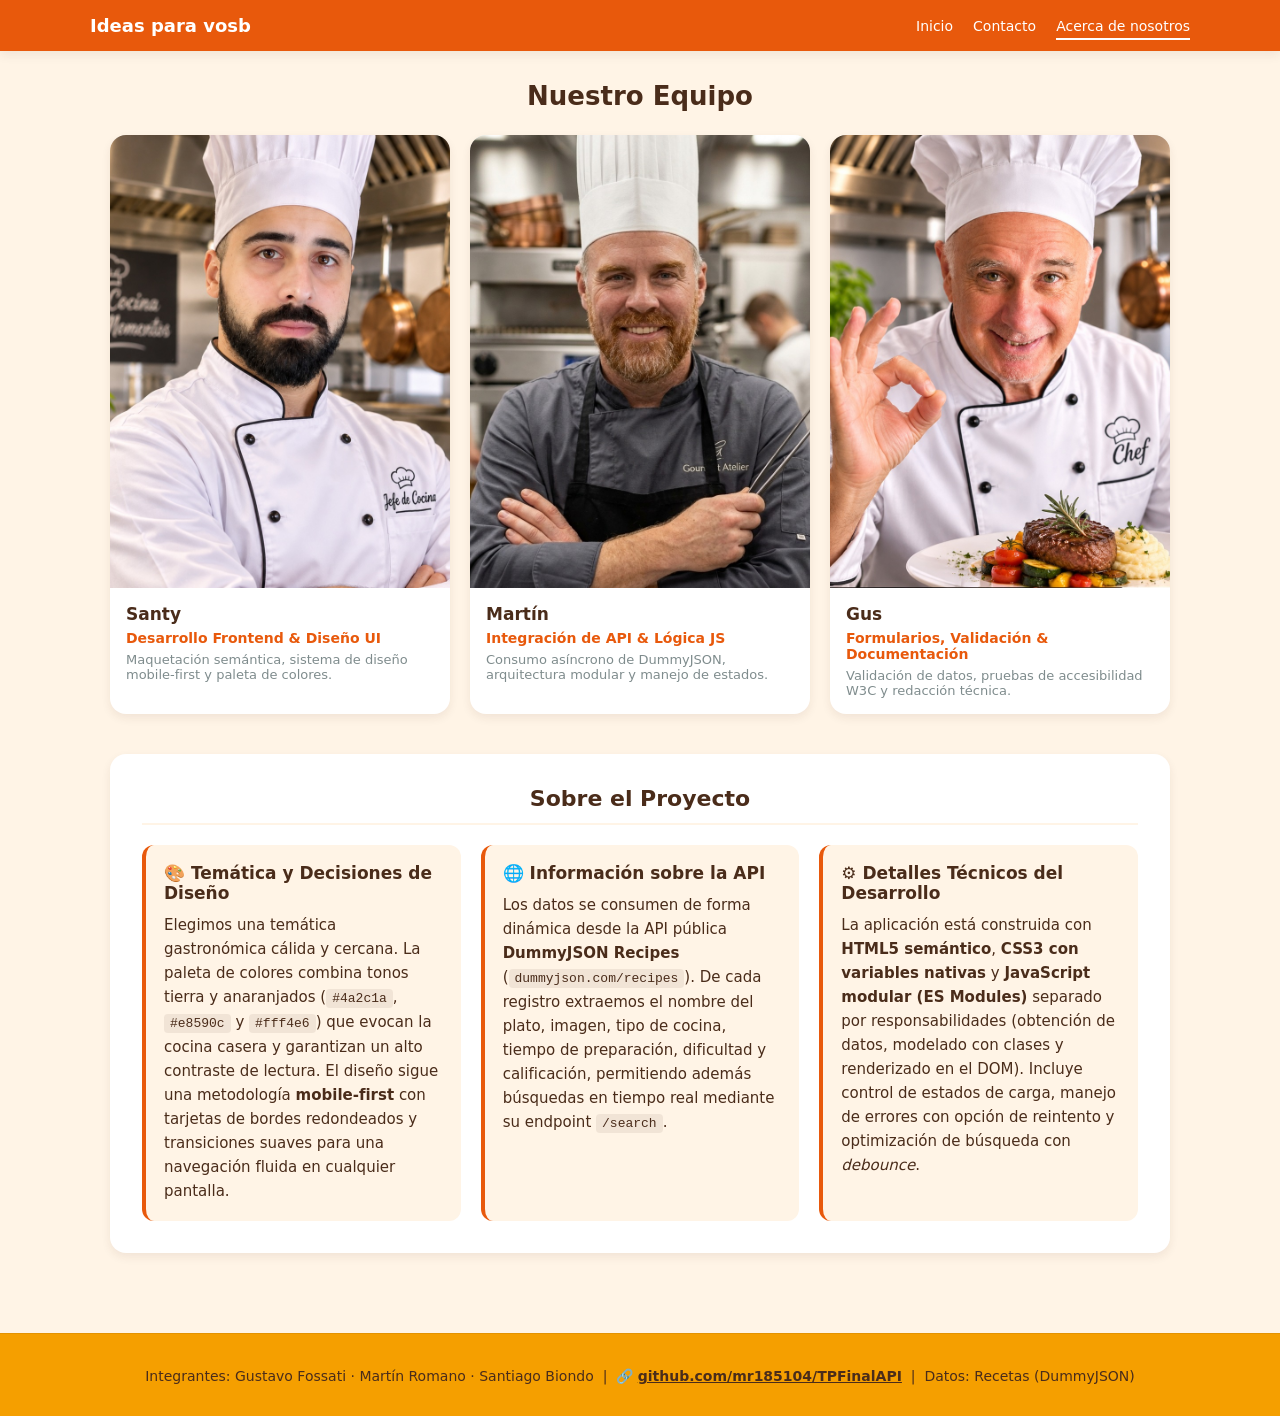
<file: about.html>
<!DOCTYPE html>
<html lang="es">
<head>
    <meta charset="UTF-8">
    <meta name="viewport" content="width=device-width, initial-scale=1.0">
    <title>Nosotros - Recetario Web</title>
    <link rel="stylesheet" href="CSS/styles.css">
</head>
<body>
    <header class="cabecera-sitio">
        <nav class="barra-navegacion">
            <a class="logo">Ideas para vosb</a>
            <ul class="enlaces-nav">
                <li><a href="index.html">Inicio</a></li>
                <li><a href="contacto.html">Contacto</a></li>
                <li><a href="about.html" class="activo">Acerca de nosotros</a></li>
            </ul>
        </nav>
    </header>

    <main>
        <section class="seccion-equipo" aria-labelledby="titulo-equipo">
            <h1 id="titulo-equipo" class="titulo-pagina">Nuestro Equipo</h1>

            <!-- Reutilizamos la grilla .cards (1 col mobile, 2 tablet, 3 desktop) y .tarjeta -->
            <div class="cards">
                <article class="tarjeta">
                    <img src="img/santy.jpg" alt="Foto de Santy, Desarrollador Frontend y Diseño UI" loading="lazy">
                    <div class="tarjeta-info">
                        <h2>Santy</h2>
                        <span class="campo-cocina">Desarrollo Frontend &amp; Diseño UI</span>
                        <span class="campo-detalle">Maquetación semántica, sistema de diseño mobile-first y paleta de colores.</span>
                    </div>
                </article>

                <article class="tarjeta">
                    <img src="img/martin.jpg" alt="Foto de Martín, Integración de API y Lógica JavaScript" loading="lazy">
                    <div class="tarjeta-info">
                        <h2>Martín</h2>
                        <span class="campo-cocina">Integración de API &amp; Lógica JS</span>
                        <span class="campo-detalle">Consumo asíncrono de DummyJSON, arquitectura modular y manejo de estados.</span>
                    </div>
                </article>

                <article class="tarjeta">
                    <img src="img/gus.jpg" alt="Foto de Gus, Validación de Formularios y Documentación" loading="lazy">
                    <div class="tarjeta-info">
                        <h2>Gus</h2>
                        <span class="campo-cocina">Formularios, Validación &amp; Documentación</span>
                        <span class="campo-detalle">Validación de datos, pruebas de accesibilidad W3C y redacción técnica.</span>
                    </div>
                </article>
            </div>
        </section>

        <!-- Panel autoajustable inferior con los 3 ejes del proyecto -->
        <section class="panel-proyecto" aria-labelledby="titulo-proyecto">
            <h2 id="titulo-proyecto" class="subtitulo-panel">Sobre el Proyecto</h2>

            <div class="grilla-info">
                <article class="bloque-info">
                    <h3>🎨 Temática y Decisiones de Diseño</h3>
                    <p>
                        Elegimos una temática gastronómica cálida y cercana. La paleta de colores combina tonos tierra y anaranjados (<code>#4a2c1a</code>, <code>#e8590c</code> y <code>#fff4e6</code>) que evocan la cocina casera y garantizan un alto contraste de lectura. El diseño sigue una metodología <strong>mobile-first</strong> con tarjetas de bordes redondeados y transiciones suaves para una navegación fluida en cualquier pantalla.
                    </p>
                </article>

                <article class="bloque-info">
                    <h3>🌐 Información sobre la API</h3>
                    <p>
                        Los datos se consumen de forma dinámica desde la API pública <strong>DummyJSON Recipes</strong> (<code>dummyjson.com/recipes</code>). De cada registro extraemos el nombre del plato, imagen, tipo de cocina, tiempo de preparación, dificultad y calificación, permitiendo además búsquedas en tiempo real mediante su endpoint <code>/search</code>.
                    </p>
                </article>

                <article class="bloque-info">
                    <h3>⚙️ Detalles Técnicos del Desarrollo</h3>
                    <p>
                        La aplicación está construida con <strong>HTML5 semántico</strong>, <strong>CSS3 con variables nativas</strong> y <strong>JavaScript modular (ES Modules)</strong> separado por responsabilidades (obtención de datos, modelado con clases y renderizado en el DOM). Incluye control de estados de carga, manejo de errores con opción de reintento y optimización de búsqueda con <em>debounce</em>.
                    </p>
                </article>
            </div>
        </section>
    </main>

    <footer class="pie-pagina">
        <p>Integrantes: Gustavo Fossati · Martín Romano · Santiago Biondo &nbsp;|&nbsp; 🔗 <a href="https://github.com/mr185104/TPFinalAPI" target="_blank">github.com/mr185104/TPFinalAPI</a> &nbsp;|&nbsp; Datos: Recetas (DummyJSON)</p>
    </footer>
</body>
</html>
</file>
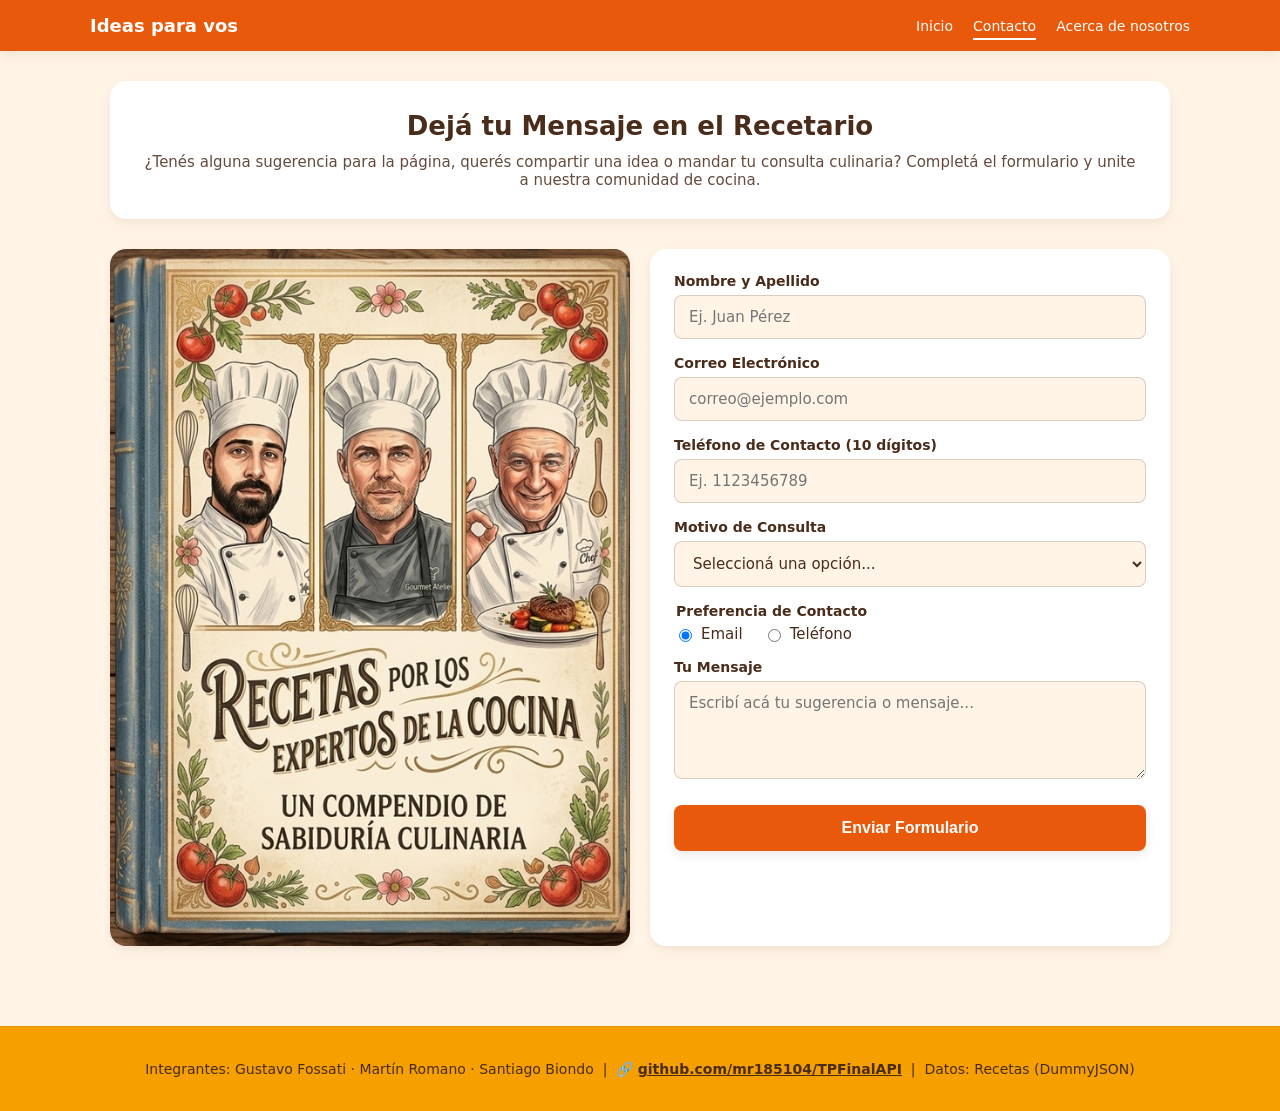
<file: contacto.html>
<!DOCTYPE html>
<html lang="es">
<head>
    <meta charset="UTF-8">
    <meta name="viewport" content="width=device-width, initial-scale=1.0">
    <title>Contacto - Recetario Web</title>
    <link rel="stylesheet" href="CSS/styles.css">
</head>
<body>
    <header class="cabecera-sitio">
        <nav class="barra-navegacion">
            <a  class="logo">Ideas para vos</a>
            <ul class="enlaces-nav">
                <li><a href="index.html">Inicio</a></li>
                <li><a href="contacto.html" class="activo">Contacto</a></li>
                <li><a href="about.html">Acerca de nosotros</a></li>
            </ul>
        </nav>
    </header>

    <main>
        <section class="seccion-bloque">
            <div class="caja-blanca">
                <h1 class="titulo-subrayado">Dejá tu Mensaje en el Recetario</h1>
                <p>¿Tenés alguna sugerencia para la página, querés compartir una idea o mandar tu consulta culinaria? Completá el formulario y unite a nuestra comunidad de cocina.</p>
            </div>
        </section>

        <section class="formulario-layout">
            <div class="formulario-imagen">
                <img src="img/libro.jpg" alt="Libro de recetas abierto con ingredientes y utensilios de cocina" loading="lazy">
            </div>
            
            <div class="formulario-caja">
                <form id="form-contacto" action="#" method="POST" class="formulario-estructura" novalidate>
                    
                    <label class="campo-etiqueta">
                        Nombre y Apellido
                        <input type="text" id="nombre" name="nombre" placeholder="Ej. Juan Pérez" class="campo-entrada">
                    </label>

                    <label class="campo-etiqueta">
                        Correo Electrónico
                        <input type="email" id="email" name="email" placeholder="correo@ejemplo.com" class="campo-entrada">
                    </label>

                    <label class="campo-etiqueta">
                        Teléfono de Contacto (10 dígitos)
                        <input type="tel" id="telefono" name="telefono" placeholder="Ej. 1123456789" class="campo-entrada">
                    </label>

                    <label class="campo-etiqueta">
                        Motivo de Consulta
                        <select id="motivo" name="motivo" class="campo-entrada">
                            <option value="">Seleccioná una opción...</option>
                            <option value="sugerencia">Sugerencia para la web</option>
                            <option value="receta">Proponer una receta</option>
                            <option value="otro">Otra consulta</option>
                        </select>
                    </label>

                    <fieldset class="grupo-radio">
                        <legend class="campo-etiqueta">Preferencia de Contacto</legend>
                        <div class="radio-opciones">
                            <label><input type="radio" name="preferencia" value="email" checked> Email</label>
                            <label><input type="radio" name="preferencia" value="telefono"> Teléfono</label>
                        </div>
                    </fieldset>

                    <label class="campo-etiqueta">
                        Tu Mensaje
                        <textarea id="mensaje" name="mensaje" rows="4" placeholder="Escribí acá tu sugerencia o mensaje..." class="campo-entrada campo-area"></textarea>
                    </label>

                    <button type="submit" class="boton-formulario">
                        Enviar Formulario
                    </button>
                </form>
            </div>
        </section>
    </main>

    <footer class="pie-pagina">
        <p>Integrantes: Gustavo Fossati · Martín Romano · Santiago Biondo &nbsp;|&nbsp; 🔗 <a href="https://github.com/mr185104/TPFinalAPI" target="_blank">github.com/mr185104/TPFinalAPI</a> &nbsp;|&nbsp; Datos: Recetas (DummyJSON)</p>
    </footer>

    <!-- Script de validación -->
    <script src="js/contacto.js"></script>
</body>
</html>
</file>
<file: CSS/styles.css>
/* ==========================================
   1. VARIABLES CSS (:root)
   ========================================== */
:root {
  --radio: 16px;
  --claro: #fff4e6;
  --blanco: #ffffff;
  --marron: #4a2c1a;
  --naranja: #e8590c;
  --naranja-hover: #d04e0a;
  --anaranjado: #f59f00;
  --espacio: 20px;
  --sombra-suave: 0 4px 10px rgba(74, 44, 26, 0.08);
}

/* ==========================================
   2. RESET Y ESTILOS BASE
   ========================================== */
*, *::before, *::after {
  box-sizing: border-box;
}

body {
  font-family: system-ui, -apple-system, sans-serif;
  margin: 0;
  background-color: var(--claro);
  color: var(--marron);
  display: flex;
  flex-direction: column;
  min-height: 100vh;
}

main {
  flex: 1;
  padding: 0 var(--espacio) 40px;
  max-width: 1100px;
  margin: 0 auto;
  width: 100%;
}

/* ==========================================
   3. COMPONENTES REUTILIZABLES (DRY)
   ========================================== */
/* Superficies blancas con sombra y borde redondeado */
.panel-proyecto,
.caja-blanca,
.formulario-caja {
  background-color: var(--blanco);
  border-radius: var(--radio);
  box-shadow: var(--sombra-suave);
}

/* Títulos centrados de página */
.titulo-pagina,
.titulo-subrayado {
  text-align: center;
  font-size: 26px;
  color: var(--marron);
  margin: 0 0 24px 0;
}

/* Botones principales unificados */
.boton-reintentar,
.boton-formulario {
  background-color: var(--naranja);
  color: var(--blanco);
  border: none;
  border-radius: 8px;
  font-size: 16px;
  font-weight: bold;
  cursor: pointer;
  transition: background-color 0.2s ease, transform 0.2s ease;
  box-shadow: 0 4px 10px rgba(74, 44, 26, 0.1);
}

.boton-reintentar:hover,
.boton-formulario:hover {
  background-color: var(--naranja-hover);
  transform: translateY(-2px);
}

/* Inputs y campos de texto compartidos */
#buscador,
.campo-entrada {
  border-radius: 8px;
  border: 1px solid rgba(74, 44, 26, 0.2);
  color: var(--marron);
  outline: none;
  font-family: inherit;
  transition: border-color 0.2s, background-color 0.2s;
}

#buscador:focus,
.campo-entrada:focus {
  border-color: var(--naranja);
}

/* ==========================================
   4. ESTILOS MOBILE (320px+)
   ========================================== */
/* Header y Navegación */
.cabecera-sitio {
  background-color: var(--naranja);
  color: var(--blanco);
  padding: 0 var(--espacio);
  margin-bottom: 30px;
  box-shadow: var(--sombra-suave);
}

.barra-navegacion {
  max-width: 1100px;
  margin: 0 auto;
  display: flex;
  justify-content: space-between;
  align-items: center;
  padding: 15px 0;
}

.logo {
  font-weight: bold;
  font-size: 18px;
  color: var(--blanco);
  text-decoration: none;
}

.enlaces-nav {
  list-style: none;
  display: flex;
  gap: 20px;
  margin: 0;
  padding: 0;
}

.enlaces-nav a {
  text-decoration: none;
  color: var(--blanco);
  font-size: 14px;
  font-weight: 500;
  padding-bottom: 4px;
  border-bottom: 2px solid transparent;
  transition: border-color 0.2s;
}

.enlaces-nav a:hover,
.enlaces-nav a.activo {
  border-bottom-color: var(--blanco);
}

/* Buscador (Index) */
.contenedor-buscador {
  text-align: center;
  margin-bottom: 30px;
}

#buscador {
  padding: 12px 18px;
  width: 100%;
  max-width: 400px;
  background-color: var(--blanco);
  font-size: 16px;
  box-shadow: 0 2px 6px rgba(74, 44, 26, 0.04);
}

/* Grilla y Tarjetas (Index y About) */
.cards {
  display: grid;
  gap: var(--espacio);
  grid-template-columns: 1fr;
}

.tarjeta {
  background-color: var(--blanco);
  border-radius: var(--radio);
  overflow: hidden;
  box-shadow: var(--sombra-suave);
  transition: transform 0.35s cubic-bezier(0.2, 0.8, 0.2, 1), 
              box-shadow 0.35s cubic-bezier(0.2, 0.8, 0.2, 1);
  display: flex;
  flex-direction: column;
}

.tarjeta:hover {
  transform: translateY(-6px);
  box-shadow: 0 12px 24px rgba(74, 44, 26, 0.16);
}

.tarjeta img {
  width: 100%;
  aspect-ratio: 3 / 4;
  object-fit: cover;
  display: block;
}

.tarjeta-info {
  padding: 16px;
  display: flex;
  flex-direction: column;
  gap: 6px;
}

.tarjeta-info h2 {
  margin: 0;
  font-size: 17px;
}

.campo-cocina {
  font-size: 14px;
  color: var(--naranja);
  font-weight: bold;
}

.campo-detalle {
  font-size: 13px;
  color: #7f8c8d;
}

/* Estados de Mensaje y Error */
.mensaje,
.contenedor-error {
  grid-column: 1 / -1;
  text-align: center;
  padding: 40px var(--espacio);
}

.mensaje {
  font-size: 16px;
  font-weight: 500;
}

.contenedor-error {
  display: flex;
  flex-direction: column;
  align-items: center;
  gap: 20px;
}

.texto-error {
  color: #c0392b;
  margin: 0;
  display: flex;
  flex-direction: column;
  align-items: center;
  gap: 8px;
  max-width: 600px;
}

.icono-error { font-size: 32px; }
.linea-principal { font-size: 24px; font-weight: 700; line-height: 1.3; }
.linea-secundaria { font-size: 16px; font-weight: 500; opacity: 0.85; }

.boton-reintentar {
  padding: 12px 24px;
}

/* Página Nosotros (About) */
.panel-proyecto {
  padding: 24px var(--espacio);
  margin-top: 40px;
}

.subtitulo-panel {
  margin: 0 0 20px 0;
  font-size: 22px;
  text-align: center;
  border-bottom: 2px solid var(--claro);
  padding-bottom: 12px;
}

.grilla-info {
  display: grid;
  grid-template-columns: 1fr;
  gap: var(--espacio);
}

.bloque-info {
  background-color: var(--claro);
  border-radius: 12px;
  padding: 18px;
  border-left: 4px solid var(--naranja);
}

.bloque-info h3 {
  margin: 0 0 10px 0;
  font-size: 17px;
}

.bloque-info p {
  margin: 0;
  font-size: 15px;
  line-height: 1.6;
}

.bloque-info code {
  background-color: rgba(74, 44, 26, 0.08);
  padding: 2px 6px;
  border-radius: 4px;
  font-size: 13px;
}

/* Página Contacto */
.seccion-bloque {
  margin-bottom: 30px;
}

.caja-blanca {
  padding: 30px;
  text-align: center;
}

.titulo-subrayado {
  margin-bottom: 12px;
}

.caja-blanca p {
  margin: 0;
  font-size: 15px;
  opacity: 0.85;
}

.formulario-layout {
  display: grid;
  grid-template-columns: 1fr;
  gap: var(--espacio);
}

.formulario-imagen img {
  width: 100%;
  height: 100%;
  object-fit: cover;
  border-radius: var(--radio);
  box-shadow: var(--sombra-suave);
  min-height: 300px;
}

.formulario-caja {
  padding: 24px;
}

.formulario-estructura {
  display: flex;
  flex-direction: column;
  gap: 16px;
}

.campo-etiqueta {
  display: flex;
  flex-direction: column;
  gap: 6px;
  font-size: 14px;
  font-weight: 600;
}

.campo-entrada {
  padding: 12px 14px;
  background-color: var(--claro);
  font-size: 15px;
}

.campo-entrada:focus {
  background-color: var(--blanco);
}

.campo-area {
  resize: vertical;
}

.grupo-radio {
  border: none;
  padding: 0;
  margin: 0;
}

.radio-opciones {
  display: flex;
  gap: 20px;
  margin-top: 6px;
  font-size: 15px;
}

.radio-opciones label {
  display: flex;
  align-items: center;
  gap: 6px;
  cursor: pointer;
}

.boton-formulario {
  padding: 14px;
  margin-top: 10px;
}

/* Pie de página */
.pie-pagina {
  background-color: var(--anaranjado);
  color: var(--marron);
  text-align: center;
  margin-top: 40px;
  padding: 20px;
  font-size: 14px;
  font-weight: 500;
  border-top: 1px solid rgba(74, 44, 26, 0.1);
}

.pie-pagina a {
  color: var(--marron);
  font-weight: bold;
}

.pie-pagina a:hover {
  opacity: 0.8;
}

/* ==========================================
   5. BREAKPOINT TABLET (768px+)
   ========================================== */
@media (min-width: 768px) {
  .cards {
    grid-template-columns: repeat(2, 1fr);
  }
}

/* ==========================================
   6. BREAKPOINT DESKTOP (1024px+)
   ========================================== */
@media (min-width: 1024px) {
  .cards,
  .grilla-info {
    grid-template-columns: repeat(3, 1fr);
  }

  .panel-proyecto {
    padding: 32px;
  }

  .formulario-layout {
    grid-template-columns: 1fr 1fr;
    align-items: stretch;
  }
}
</file>
